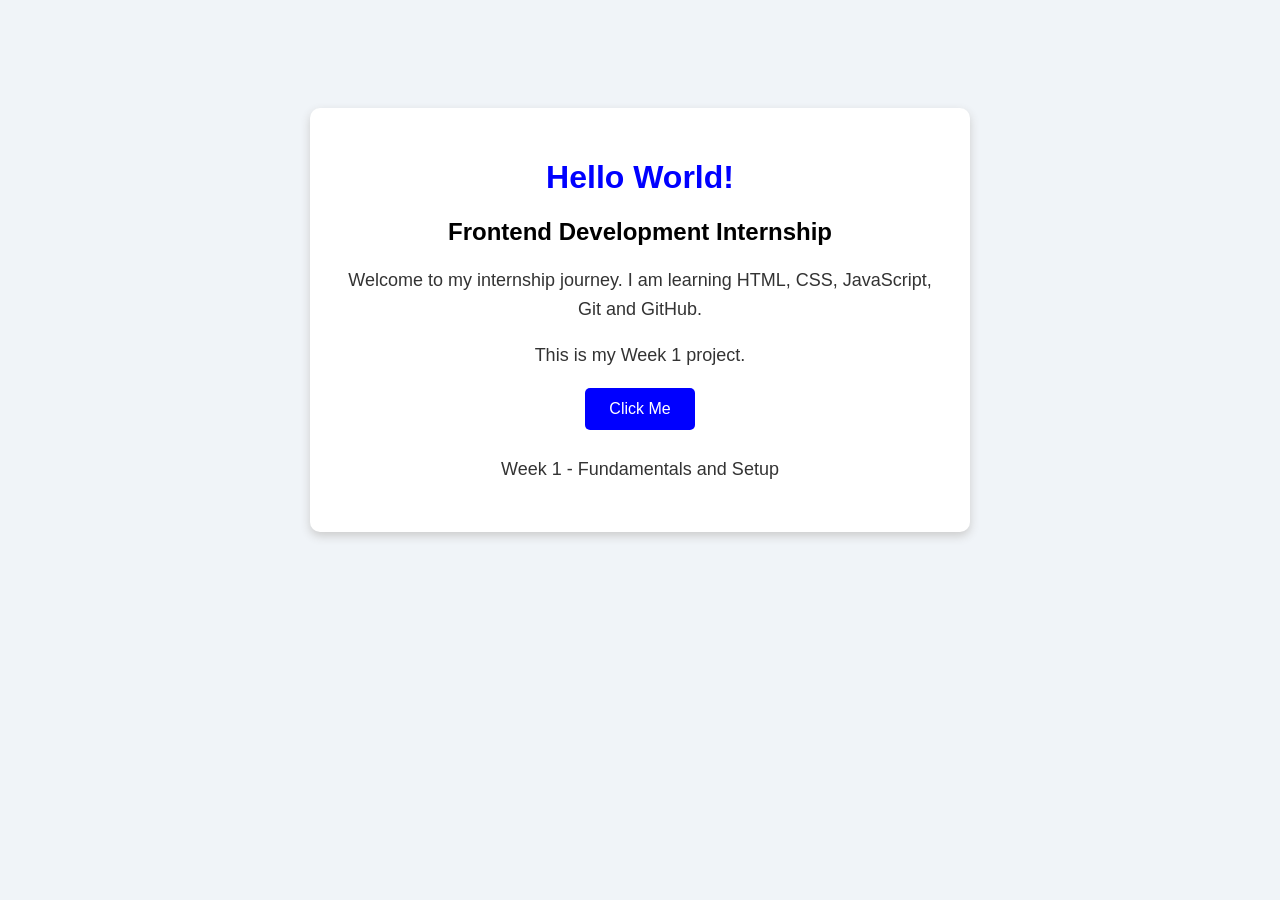
<file: week1/index.html>
<!DOCTYPE html>
<html lang="en">
<head>
    <meta charset="UTF-8">
    <meta name="viewport" content="width=device-width, initial-scale=1.0">

    <title>Week 1 - Frontend Internship</title>

    <style>
        body {
            font-family: Arial, sans-serif;
            background-color: #f0f4f8;
            text-align: center;
            padding: 50px 20px;
        }

        .container {
            background-color: white;
            max-width: 600px;
            margin: 50px auto;
            padding: 30px;
            border-radius: 10px;
            box-shadow: 0 4px 10px #cccccc;
        }

        h1 {
            color: blue;
        }

        p {
            color: #333333;
            font-size: 18px;
            line-height: 1.6;
        }

        button {
            background-color: blue;
            color: white;
            padding: 12px 24px;
            border: none;
            border-radius: 5px;
            cursor: pointer;
            font-size: 16px;
        }

        button:hover {
            background-color: darkblue;
        }

        footer {
            margin-top: 25px;
            color: gray;
        }
    </style>
</head>

<body>

    <div class="container">

        <h1>Hello World!</h1>

        <h2>Frontend Development Internship</h2>

        <p>
            Welcome to my internship journey.
            I am learning HTML, CSS, JavaScript,
            Git and GitHub.
        </p>

        <p id="message">
            This is my Week 1 project.
        </p>

        <button onclick="showMessage()">
            Click Me
        </button>

        <footer>
            <p>Week 1 - Fundamentals and Setup</p>
        </footer>

    </div>

    <script>
        function showMessage() {
            document.getElementById("message").innerText =
                "Hello! My Week 1 project is working successfully.";
        }
    </script>

</body>
</html>
</file>
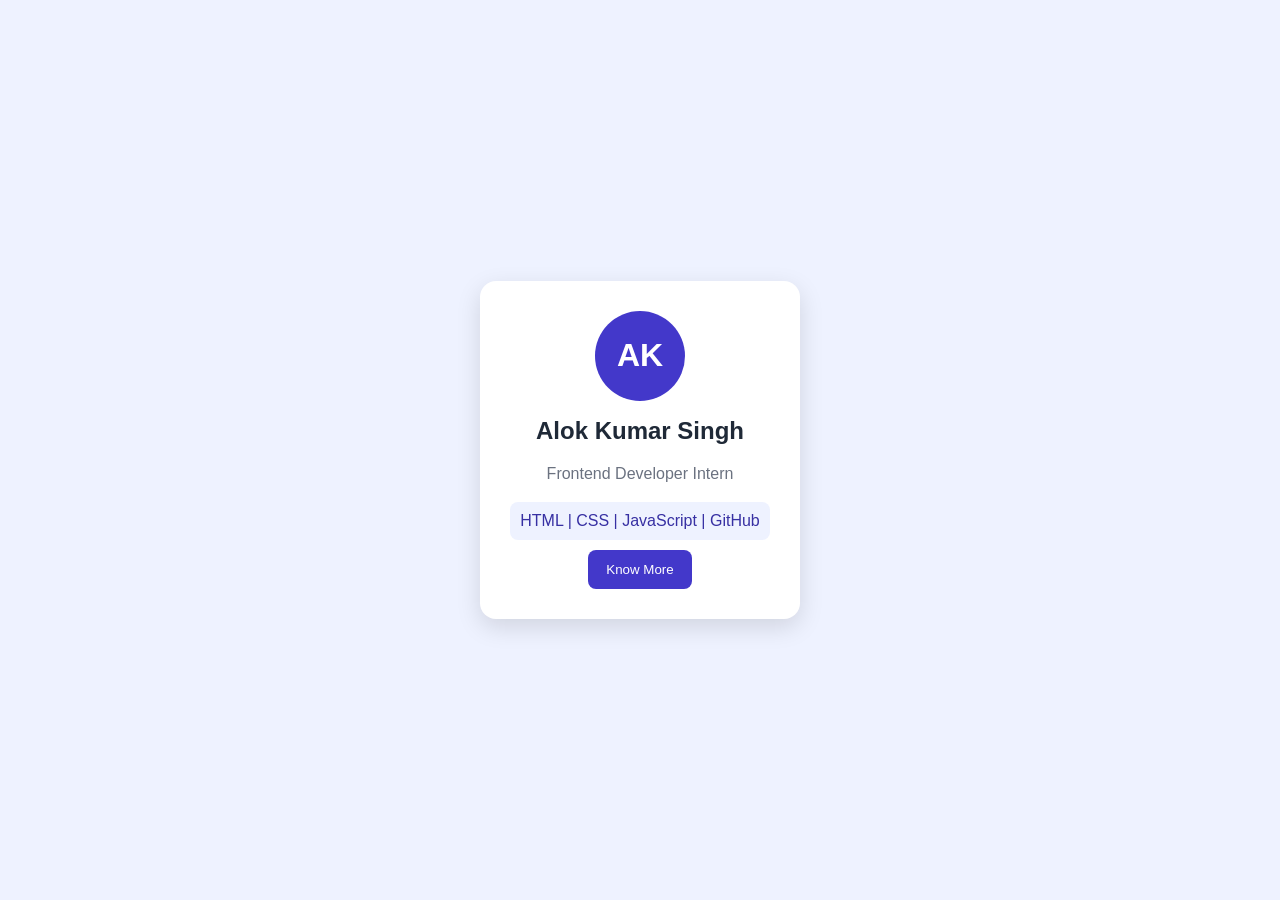
<file: week2/index.html>
<!DOCTYPE html>
<html lang="en">
<head>
    <meta charset="UTF-8">
    <meta name="viewport" content="width=device-width, initial-scale=1.0">
    <title>Week 2 - Profile Card</title>

    <style>
        * {
            box-sizing: border-box;
        }

        body {
            margin: 0;
            font-family: Arial, sans-serif;
            background: #eef2ff;
            min-height: 100vh;
            display: flex;
            justify-content: center;
            align-items: center;
        }

        .card {
            background: white;
            width: 320px;
            padding: 30px;
            text-align: center;
            border-radius: 16px;
            box-shadow: 0 8px 25px #00000020;
        }

        .avatar {
            width: 90px;
            height: 90px;
            margin: auto;
            border-radius: 50%;
            background: #4338ca;
            color: white;
            display: flex;
            justify-content: center;
            align-items: center;
            font-size: 32px;
            font-weight: bold;
        }

        h1 {
            color: #1f2937;
            font-size: 24px;
        }

        p {
            color: #6b7280;
            line-height: 1.6;
        }

        .skills {
            background: #eef2ff;
            padding: 10px;
            border-radius: 8px;
            color: #3730a3;
        }

        button {
            background: #4338ca;
            color: white;
            padding: 12px 18px;
            border: none;
            border-radius: 8px;
            cursor: pointer;
            margin-top: 10px;
        }

        button:hover {
            background: #312e81;
        }

        #extra {
            display: none;
        }
    </style>
</head>

<body>

    <div class="card">
        <div class="avatar">AK</div>

        <h1>Alok Kumar Singh</h1>

        <p>Frontend Developer Intern</p>

        <div class="skills">
            HTML | CSS | JavaScript | GitHub
        </div>

        <p id="extra">
            I am learning frontend development and building
            projects to improve my programming skills.
        </p>

        <button onclick="toggleInfo()" id="infoButton">
            Know More
        </button>
    </div>

    <script>
        function toggleInfo() {
            const extra = document.getElementById("extra");
            const button = document.getElementById("infoButton");

            if (extra.style.display === "block") {
                extra.style.display = "none";
                button.innerText = "Know More";
            } else {
                extra.style.display = "block";
                button.innerText = "Show Less";
            }
        }
    </script>

</body>
</html>
</file>
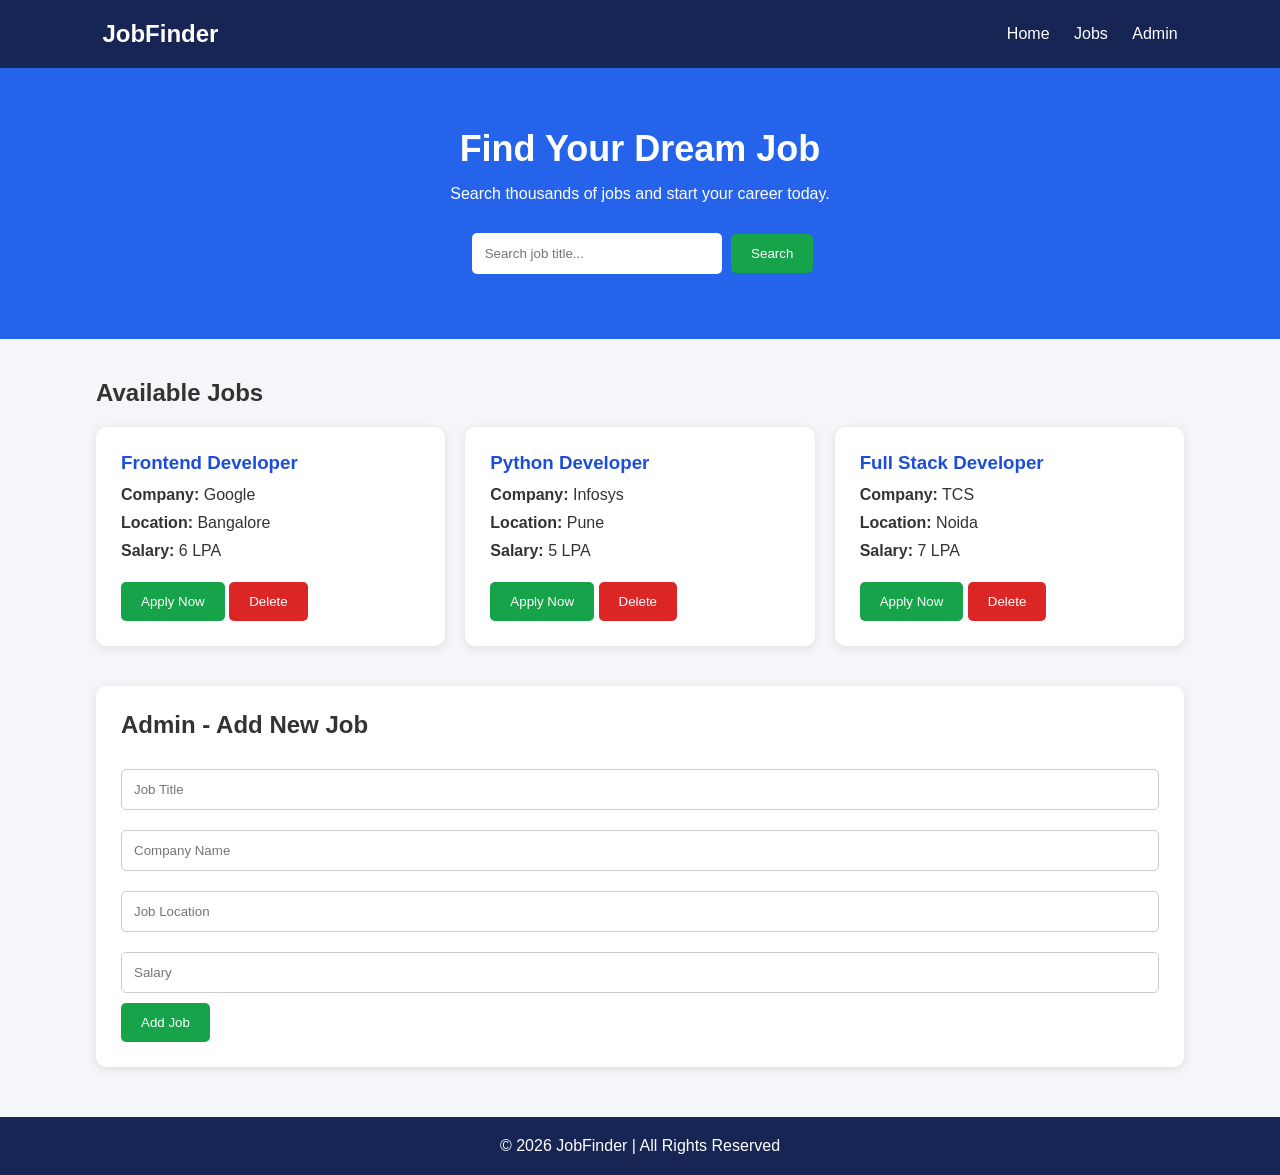
<file: week3/app.html>
<!DOCTYPE html>
<html lang="en">
<head>
    <meta charset="UTF-8">
    <meta name="viewport" content="width=device-width, initial-scale=1.0">
    <title>Job Portal Website</title>

    <style>
        * {
            margin: 0;
            padding: 0;
            box-sizing: border-box;
            font-family: Arial, sans-serif;
        }

        body {
            background: #f4f6f9;
            color: #333;
        }

        header {
            background: #172554;
            color: white;
            padding: 20px 8%;
            display: flex;
            justify-content: space-between;
            align-items: center;
        }

        header h2 {
            color: #fff;
        }

        nav a {
            color: white;
            text-decoration: none;
            margin-left: 20px;
        }

        .hero {
            background: #2563eb;
            color: white;
            text-align: center;
            padding: 60px 20px;
        }

        .hero h1 {
            font-size: 36px;
            margin-bottom: 15px;
        }

        .search-box {
            margin-top: 25px;
        }

        .search-box input {
            padding: 13px;
            width: 250px;
            border: none;
            border-radius: 5px;
            margin: 5px;
        }

        button {
            padding: 12px 20px;
            background: #16a34a;
            color: white;
            border: none;
            border-radius: 5px;
            cursor: pointer;
        }

        button:hover {
            background: #15803d;
        }

        .container {
            width: 85%;
            margin: 40px auto;
        }

        .container h2 {
            margin-bottom: 20px;
        }

        .jobs {
            display: grid;
            grid-template-columns: repeat(auto-fit, minmax(250px, 1fr));
            gap: 20px;
        }

        .job-card {
            background: white;
            padding: 25px;
            border-radius: 10px;
            box-shadow: 0 2px 10px #ddd;
        }

        .job-card h3 {
            color: #1d4ed8;
            margin-bottom: 12px;
        }

        .job-card p {
            margin: 10px 0;
        }

        .job-card button {
            margin-top: 12px;
        }

        .admin, .application {
            background: white;
            padding: 25px;
            border-radius: 10px;
            margin-top: 40px;
            box-shadow: 0 2px 10px #ddd;
        }

        .admin input, .application input {
            width: 100%;
            padding: 12px;
            margin: 10px 0;
            border: 1px solid #ccc;
            border-radius: 5px;
        }

        .application {
            display: none;
        }

        footer {
            background: #172554;
            color: white;
            text-align: center;
            padding: 20px;
            margin-top: 50px;
        }

        @media(max-width: 600px) {
            header {
                flex-direction: column;
                gap: 15px;
            }

            nav a {
                margin: 5px;
            }

            .hero h1 {
                font-size: 27px;
            }

            .search-box input {
                width: 90%;
            }
        }
    </style>
</head>

<body>

    <!-- HEADER -->
    <header>
        <h2>JobFinder</h2>

        <nav>
            <a href="#home">Home</a>
            <a href="#jobs">Jobs</a>
            <a href="#admin">Admin</a>
        </nav>
    </header>

    <!-- HERO SECTION -->
    <section class="hero" id="home">
        <h1>Find Your Dream Job</h1>
        <p>Search thousands of jobs and start your career today.</p>

        <div class="search-box">
            <input type="text" id="searchInput"
                   placeholder="Search job title...">

            <button onclick="searchJobs()">Search</button>
        </div>
    </section>

    <!-- JOB LIST -->
    <section class="container" id="jobs">
        <h2>Available Jobs</h2>
        <div class="jobs" id="jobList"></div>
    </section>

    <!-- APPLICATION FORM -->
    <section class="container application" id="application">
        <h2>Apply for Job</h2>

        <form id="applicationForm">
            <input type="text" id="applicantName"
                   placeholder="Your Name" required>

            <input type="email" id="applicantEmail"
                   placeholder="Your Email" required>

            <input type="text" id="applicantPhone"
                   placeholder="Your Phone Number" required>

            <input type="text" id="applicantResume"
                   placeholder="Resume Link (Optional)">

            <button type="submit">Submit Application</button>
            <button type="button" onclick="closeApplication()">
                Cancel
            </button>
        </form>
    </section>

    <!-- ADMIN SECTION -->
    <section class="container admin" id="admin">
        <h2>Admin - Add New Job</h2>

        <form id="jobForm">
            <input type="text" id="jobTitle"
                   placeholder="Job Title" required>

            <input type="text" id="company"
                   placeholder="Company Name" required>

            <input type="text" id="location"
                   placeholder="Job Location" required>

            <input type="text" id="salary"
                   placeholder="Salary" required>

            <button type="submit">Add Job</button>
        </form>
    </section>

    <!-- FOOTER -->
    <footer>
        <p>© 2026 JobFinder | All Rights Reserved</p>
    </footer>

    <script>
        // JOB DATA
        let jobs = [
            {
                id: 1,
                title: "Frontend Developer",
                company: "Google",
                location: "Bangalore",
                salary: "6 LPA"
            },
            {
                id: 2,
                title: "Python Developer",
                company: "Infosys",
                location: "Pune",
                salary: "5 LPA"
            },
            {
                id: 3,
                title: "Full Stack Developer",
                company: "TCS",
                location: "Noida",
                salary: "7 LPA"
            }
        ];

        let selectedJob = "";

        // DISPLAY JOBS
        function displayJobs(jobData) {
            const jobList = document.getElementById("jobList");

            jobList.innerHTML = "";

            if (jobData.length === 0) {
                jobList.innerHTML = "<p>No jobs found.</p>";
                return;
            }

            jobData.forEach(function(job) {
                jobList.innerHTML += `
                    <div class="job-card">
                        <h3>${job.title}</h3>
                        <p><b>Company:</b> ${job.company}</p>
                        <p><b>Location:</b> ${job.location}</p>
                        <p><b>Salary:</b> ${job.salary}</p>

                        <button onclick="applyJob(${job.id})">
                            Apply Now
                        </button>

                        <button onclick="deleteJob(${job.id})"
                                style="background:#dc2626">
                            Delete
                        </button>
                    </div>
                `;
            });
        }

        // SEARCH JOBS
        function searchJobs() {
            let search = document.getElementById("searchInput")
                .value.toLowerCase();

            let filteredJobs = jobs.filter(function(job) {
                return (
                    job.title.toLowerCase().includes(search) ||
                    job.company.toLowerCase().includes(search) ||
                    job.location.toLowerCase().includes(search)
                );
            });

            displayJobs(filteredJobs);
        }

        // APPLY FOR JOB
        function applyJob(jobId) {
            selectedJob = jobs.find(function(job) {
                return job.id === jobId;
            });

            if (!selectedJob) return;

            document.getElementById("application").style.display = "block";

            document.getElementById("application")
                .scrollIntoView({ behavior: "smooth" });
        }

        function closeApplication() {
            document.getElementById("application").style.display = "none";
        }

        // SUBMIT APPLICATION
        document.getElementById("applicationForm")
            .addEventListener("submit", function(event) {

            event.preventDefault();

            let name = document.getElementById("applicantName").value;
            let email = document.getElementById("applicantEmail").value;
            let phone = document.getElementById("applicantPhone").value;
            let resume = document.getElementById("applicantResume").value;

            let application = {
                job: selectedJob.title,
                name: name,
                email: email,
                phone: phone,
                resume: resume
            };

            console.log("Application:", application);

            alert("Application submitted successfully!");

            this.reset();
            closeApplication();
        });

        // ADD NEW JOB
        document.getElementById("jobForm")
            .addEventListener("submit", function(event) {

            event.preventDefault();

            let newJob = {
                id: Date.now(),
                title: document.getElementById("jobTitle").value,
                company: document.getElementById("company").value,
                location: document.getElementById("location").value,
                salary: document.getElementById("salary").value
            };

            jobs.push(newJob);

            displayJobs(jobs);

            alert("New job added successfully!");

            this.reset();
        });

        // DELETE JOB
        function deleteJob(jobId) {
            if (confirm("Are you sure you want to delete this job?")) {
                jobs = jobs.filter(function(job) {
                    return job.id !== jobId;
                });

                displayJobs(jobs);
            }
        }

        // INITIAL DISPLAY
        displayJobs(jobs);
    </script>

</body>
</html>
</file>
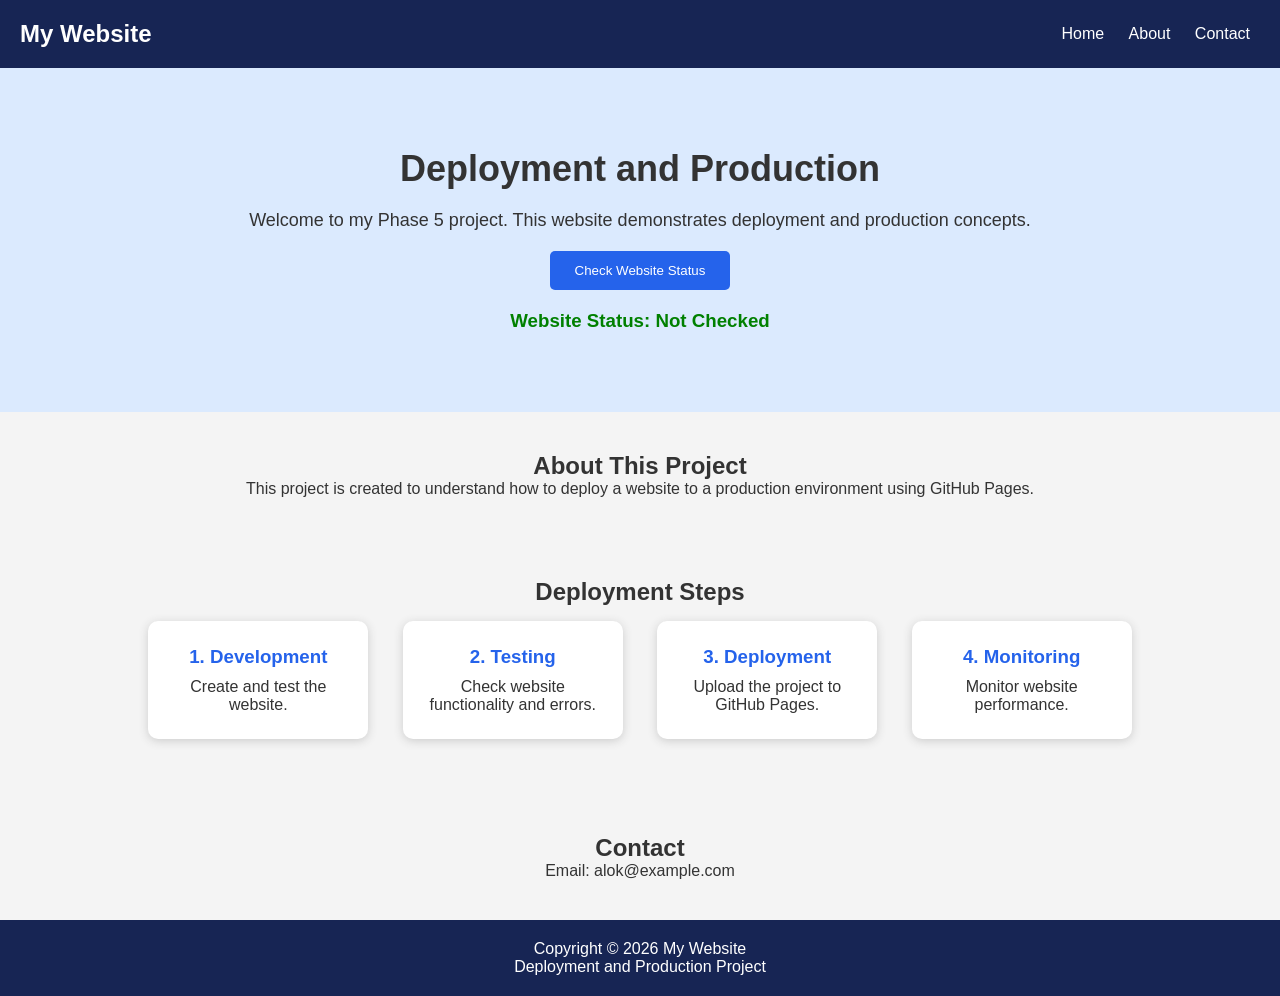
<file: week5/deployment.html>
<!DOCTYPE html>
<html lang="en">

<head>
    <meta charset="UTF-8">
    <meta name="viewport" content="width=device-width, initial-scale=1.0">

    <meta name="description" content="Deployment and Production Project">

    <title>Deployment and Production</title>

    <style>
        /* General Styling */
        * {
            margin: 0;
            padding: 0;
            box-sizing: border-box;
        }

        body {
            font-family: Arial, sans-serif;
            background-color: #f4f4f4;
            color: #333;
        }

        /* Header */
        header {
            background-color: #172554;
            color: white;
            padding: 20px;
            display: flex;
            justify-content: space-between;
            align-items: center;
        }

        nav a {
            color: white;
            text-decoration: none;
            margin: 10px;
        }

        /* Hero Section */
        .hero {
            text-align: center;
            padding: 80px 20px;
            background-color: #dbeafe;
        }

        .hero h1 {
            font-size: 36px;
            margin-bottom: 20px;
        }

        .hero p {
            font-size: 18px;
            margin-bottom: 20px;
        }

        button {
            background-color: #2563eb;
            color: white;
            border: none;
            padding: 12px 25px;
            border-radius: 5px;
            cursor: pointer;
        }

        button:hover {
            background-color: #1e40af;
        }

        #status {
            margin-top: 20px;
            color: green;
        }

        /* About Section */
        .about,
        .contact {
            text-align: center;
            padding: 40px 20px;
        }

        /* Deployment Steps */
        .steps {
            text-align: center;
            padding: 40px 20px;
        }

        .step-box {
            display: inline-block;
            background-color: white;
            padding: 25px;
            margin: 15px;
            width: 220px;
            border-radius: 10px;
            box-shadow: 0 2px 10px #ccc;
        }

        .step-box h3 {
            color: #2563eb;
            margin-bottom: 10px;
        }

        /* Footer */
        footer {
            background-color: #172554;
            color: white;
            text-align: center;
            padding: 20px;
        }

        /* Responsive Design */
        @media (max-width: 600px) {

            header {
                flex-direction: column;
                gap: 15px;
            }

            .hero h1 {
                font-size: 26px;
            }

            .step-box {
                width: 90%;
            }
        }
    </style>

</head>

<body>

    <!-- Header -->
    <header>

        <h2>My Website</h2>

        <nav>
            <a href="#home">Home</a>
            <a href="#about">About</a>
            <a href="#contact">Contact</a>
        </nav>

    </header>

    <!-- Home Section -->
    <section class="hero" id="home">

        <h1>Deployment and Production</h1>

        <p>
            Welcome to my Phase 5 project.
            This website demonstrates deployment
            and production concepts.
        </p>

        <button onclick="checkStatus()">
            Check Website Status
        </button>

        <h3 id="status">
            Website Status: Not Checked
        </h3>

    </section>

    <!-- About Section -->
    <section class="about" id="about">

        <h2>About This Project</h2>

        <p>
            This project is created to understand
            how to deploy a website to a production
            environment using GitHub Pages.
        </p>

    </section>

    <!-- Deployment Steps -->
    <section class="steps">

        <h2>Deployment Steps</h2>

        <div class="step-box">

            <h3>1. Development</h3>

            <p>
                Create and test the website.
            </p>

        </div>

        <div class="step-box">

            <h3>2. Testing</h3>

            <p>
                Check website functionality and errors.
            </p>

        </div>

        <div class="step-box">

            <h3>3. Deployment</h3>

            <p>
                Upload the project to GitHub Pages.
            </p>

        </div>

        <div class="step-box">

            <h3>4. Monitoring</h3>

            <p>
                Monitor website performance.
            </p>

        </div>

    </section>

    <!-- Contact Section -->
    <section class="contact" id="contact">

        <h2>Contact</h2>

        <p>Email: alok@example.com</p>

    </section>

    <!-- Footer -->
    <footer>

        <p>
            Copyright &copy; 2026 My Website
        </p>

        <p>
            Deployment and Production Project
        </p>

    </footer>

    <!-- JavaScript -->
    <script>

        function checkStatus() {

            document.getElementById("status").innerHTML =
                "Website Status: Running Successfully!";

        }

    </script>

</body>

</html>
</file>
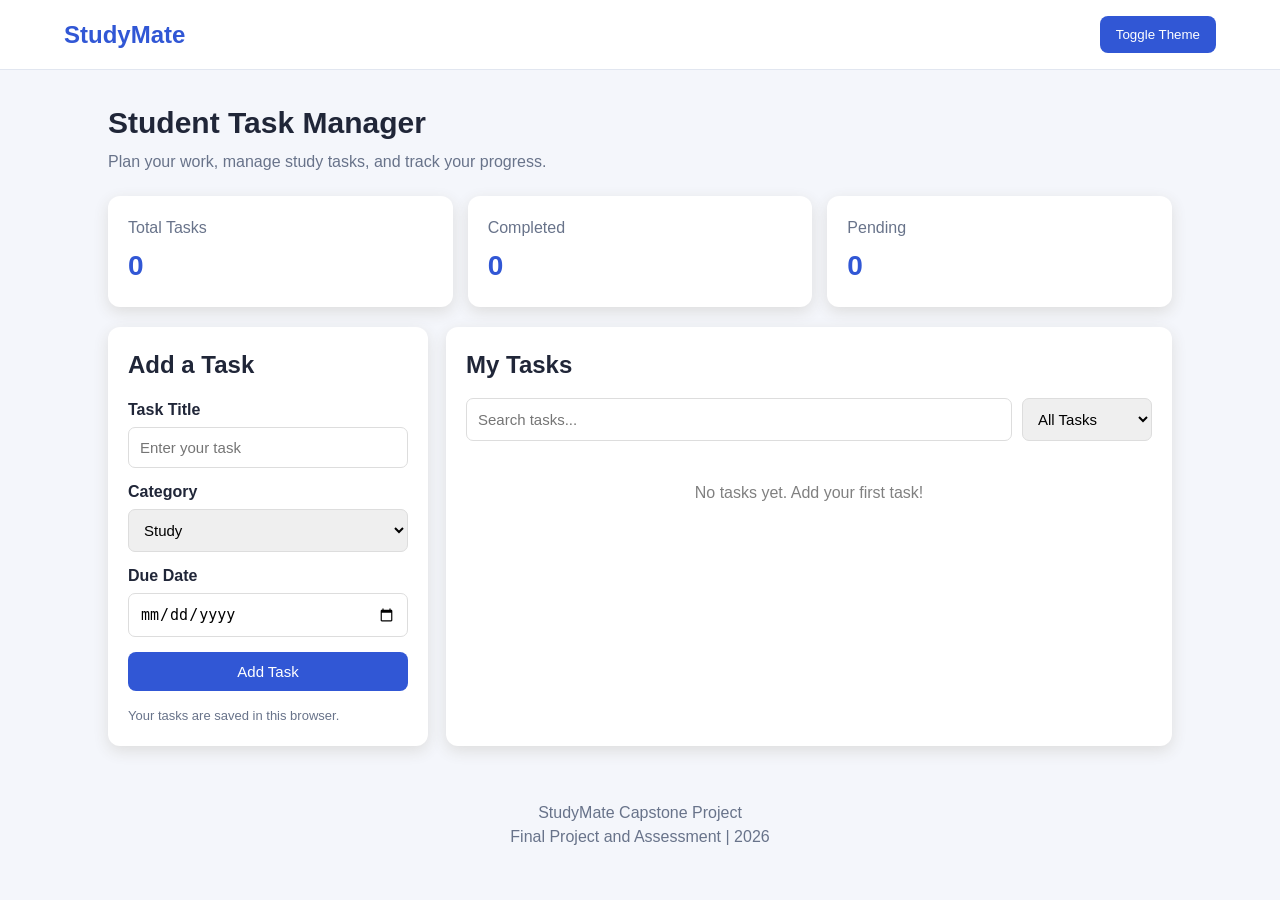
<file: week6/final_project.html>
<!DOCTYPE html>
<html lang="en">

<head>
    <meta charset="UTF-8">
    <meta name="viewport" content="width=device-width, initial-scale=1.0">

    <meta name="description" content="Student Task Manager - StudyMate">

    <title>StudyMate - Student Task Manager</title>

    <style>
        /* General Styling */

        * {
            margin: 0;
            padding: 0;
            box-sizing: border-box;
        }

        body {
            font-family: Arial, sans-serif;
            background-color: #f4f6fb;
            color: #202638;
            line-height: 1.5;
        }

        /* Header */

        header {
            background-color: white;
            border-bottom: 1px solid #e1e6f0;
            padding: 16px 5%;
            display: flex;
            justify-content: space-between;
            align-items: center;
        }

        .brand {
            font-size: 24px;
            font-weight: bold;
            color: #3157d5;
        }

        button {
            cursor: pointer;
        }

        #themeButton,
        .primary-btn {
            background-color: #3157d5;
            color: white;
            border: none;
            padding: 11px 16px;
            border-radius: 8px;
        }

        /* Main Section */

        main {
            max-width: 1100px;
            margin: 30px auto;
            padding: 0 18px;
        }

        .intro {
            margin-bottom: 22px;
        }

        .intro h1 {
            font-size: 30px;
            margin-bottom: 5px;
        }

        .muted {
            color: #68738a;
        }

        /* Statistics */

        .stats {
            display: grid;
            grid-template-columns: repeat(3, 1fr);
            gap: 15px;
            margin: 20px 0;
        }

        .stat {
            background-color: white;
            padding: 20px;
            border-radius: 12px;
            box-shadow: 0 5px 15px #ddd;
        }

        .stat strong {
            display: block;
            font-size: 28px;
            margin-top: 5px;
            color: #3157d5;
        }

        /* Layout */

        .layout {
            display: grid;
            grid-template-columns: 320px 1fr;
            gap: 18px;
        }

        .panel {
            background-color: white;
            padding: 20px;
            border-radius: 12px;
            box-shadow: 0 5px 15px #ddd;
        }

        h2 {
            margin-bottom: 15px;
        }

        /* Form */

        label {
            display: block;
            margin: 12px 0 5px;
            font-weight: bold;
        }

        input,
        select {
            width: 100%;
            padding: 11px;
            border: 1px solid #ddd;
            border-radius: 7px;
            font-size: 15px;
        }

        .form-actions {
            margin-top: 15px;
        }

        .primary-btn {
            width: 100%;
            font-size: 15px;
        }

        /* Task Tools */

        .task-tools {
            display: flex;
            gap: 10px;
            margin-bottom: 15px;
        }

        .task-tools input {
            flex: 1;
            min-width: 0;
        }

        .task-tools select {
            width: 130px;
        }

        /* Task List */

        .task-list {
            display: grid;
            gap: 10px;
        }

        .task {
            display: flex;
            justify-content: space-between;
            align-items: center;
            gap: 12px;
            padding: 13px;
            border: 1px solid #e1e6f0;
            border-radius: 9px;
            background-color: white;
        }

        .task-info {
            min-width: 0;
        }

        .task-info strong {
            display: block;
            overflow-wrap: anywhere;
        }

        .task-meta {
            color: #68738a;
            font-size: 13px;
        }

        .task.done strong {
            text-decoration: line-through;
            color: gray;
        }

        .task-actions {
            display: flex;
            gap: 7px;
        }

        .small-btn {
            border: 1px solid #ddd;
            background-color: white;
            padding: 7px 9px;
            border-radius: 6px;
        }

        .delete {
            color: red;
        }

        .empty {
            text-align: center;
            padding: 25px;
            color: gray;
        }

        /* Footer */

        footer {
            text-align: center;
            padding: 25px;
            color: #68738a;
        }

        /* Dark Mode */

        body.dark {
            background-color: #111827;
            color: white;
        }

        body.dark header,
        body.dark .stat,
        body.dark .panel,
        body.dark .task {
            background-color: #1f2937;
            color: white;
        }

        body.dark input,
        body.dark select,
        body.dark .small-btn {
            background-color: #111827;
            color: white;
        }

        /* Responsive Design */

        @media (max-width: 760px) {

            .layout {
                grid-template-columns: 1fr;
            }

            .stats {
                grid-template-columns: 1fr;
            }

            header {
                padding: 14px 18px;
            }

            .intro h1 {
                font-size: 25px;
            }
        }

    </style>

</head>

<body>

    <!-- Header -->

    <header>

        <div class="brand">StudyMate</div>

        <button id="themeButton" type="button">
            Toggle Theme
        </button>

    </header>

    <!-- Main Section -->

    <main>

        <section class="intro">

            <h1>Student Task Manager</h1>

            <p class="muted">
                Plan your work, manage study tasks,
                and track your progress.
            </p>

        </section>

        <!-- Statistics -->

        <section class="stats">

            <div class="stat">
                <span class="muted">Total Tasks</span>
                <strong id="totalCount">0</strong>
            </div>

            <div class="stat">
                <span class="muted">Completed</span>
                <strong id="completedCount">0</strong>
            </div>

            <div class="stat">
                <span class="muted">Pending</span>
                <strong id="pendingCount">0</strong>
            </div>

        </section>

        <!-- Main Layout -->

        <div class="layout">

            <!-- Add Task Form -->

            <section class="panel">

                <h2>Add a Task</h2>

                <form id="taskForm">

                    <label for="taskTitle">
                        Task Title
                    </label>

                    <input
                        type="text"
                        id="taskTitle"
                        maxlength="80"
                        placeholder="Enter your task"
                        required
                    >

                    <label for="taskCategory">
                        Category
                    </label>

                    <select id="taskCategory">

                        <option>Study</option>

                        <option>Project</option>

                        <option>Interview Preparation</option>

                        <option>Personal</option>

                    </select>

                    <label for="taskDue">
                        Due Date
                    </label>

                    <input
                        type="date"
                        id="taskDue"
                    >

                    <div class="form-actions">

                        <button
                            type="submit"
                            class="primary-btn"
                        >
                            Add Task
                        </button>

                    </div>

                </form>

                <p class="muted" style="font-size:13px; margin-top:15px;">

                    Your tasks are saved in this browser.

                </p>

            </section>

            <!-- Task List -->

            <section class="panel">

                <h2>My Tasks</h2>

                <div class="task-tools">

                    <input
                        type="search"
                        id="searchInput"
                        placeholder="Search tasks..."
                    >

                    <select id="filterSelect">

                        <option value="all">All Tasks</option>

                        <option value="pending">Pending</option>

                        <option value="completed">Completed</option>

                    </select>

                </div>

                <div id="taskList" class="task-list"></div>

            </section>

        </div>

    </main>

    <!-- Footer -->

    <footer>

        <p>
            StudyMate Capstone Project
        </p>

        <p>
            Final Project and Assessment | 2026
        </p>

    </footer>

    <!-- JavaScript -->

    <script>

        // Get HTML Elements

        const form = document.getElementById("taskForm");

        const titleInput = document.getElementById("taskTitle");

        const categoryInput = document.getElementById("taskCategory");

        const dueInput = document.getElementById("taskDue");

        const taskList = document.getElementById("taskList");

        const searchInput = document.getElementById("searchInput");

        const filterSelect = document.getElementById("filterSelect");


        // Load Tasks From Local Storage

        let tasks = [];

        try {

            tasks = JSON.parse(
                localStorage.getItem("studymate_tasks")
            ) || [];

            if (!Array.isArray(tasks)) {
                tasks = [];
            }

        } catch (error) {

            tasks = [];

        }


        // Save Tasks

        function saveTasks() {

            localStorage.setItem(
                "studymate_tasks",
                JSON.stringify(tasks)
            );

        }


        // Update Statistics

        function updateStats() {

            const completed = tasks.filter(
                task => task.completed
            ).length;

            document.getElementById("totalCount").textContent =
                tasks.length;

            document.getElementById("completedCount").textContent =
                completed;

            document.getElementById("pendingCount").textContent =
                tasks.length - completed;

        }


        // Display Tasks

        function renderTasks() {

            const search = searchInput.value.toLowerCase().trim();

            const filter = filterSelect.value;

            const visibleTasks = tasks.filter(task => {

                const matchesSearch =
                    task.title.toLowerCase().includes(search) ||
                    task.category.toLowerCase().includes(search);

                const matchesFilter =
                    filter === "all" ||
                    (filter === "completed" && task.completed) ||
                    (filter === "pending" && !task.completed);

                return matchesSearch && matchesFilter;

            });


            taskList.replaceChildren();


            if (visibleTasks.length === 0) {

                const empty = document.createElement("p");

                empty.className = "empty";

                empty.textContent = tasks.length
                    ? "No matching tasks found."
                    : "No tasks yet. Add your first task!";

                taskList.appendChild(empty);

            }


            visibleTasks.forEach(task => {

                const item = document.createElement("article");

                item.className = "task" +
                    (task.completed ? " done" : "");


                const info = document.createElement("div");

                info.className = "task-info";


                const title = document.createElement("strong");

                title.textContent = task.title;


                const meta = document.createElement("span");

                meta.className = "task-meta";

                meta.textContent = task.category +
                    (task.dueDate ? " • Due: " + task.dueDate : "");


                info.append(title, meta);


                // Task Buttons

                const actions = document.createElement("div");

                actions.className = "task-actions";


                // Complete Button

                const toggle = document.createElement("button");

                toggle.className = "small-btn";

                toggle.type = "button";

                toggle.textContent = task.completed ? "Undo" : "Done";


                toggle.addEventListener("click", () => {

                    tasks = tasks.map(current => {

                        return current.id === task.id
                            ? {
                                ...current,
                                completed: !current.completed
                            }
                            : current;

                    });

                    saveTasks();

                    renderTasks();

                });


                // Delete Button

                const remove = document.createElement("button");

                remove.className = "small-btn delete";

                remove.type = "button";

                remove.textContent = "Delete";


                remove.addEventListener("click", () => {

                    if (confirm("Delete this task?")) {

                        tasks = tasks.filter(
                            current => current.id !== task.id
                        );

                        saveTasks();

                        renderTasks();

                    }

                });


                actions.append(toggle, remove);

                item.append(info, actions);

                taskList.appendChild(item);

            });


            updateStats();

        }


        // Add New Task

        form.addEventListener("submit", function(event) {

            event.preventDefault();

            const title = titleInput.value.trim();


            if (!title) {

                alert("Please enter a task title.");

                titleInput.focus();

                return;

            }


            const newTask = {

                id: Date.now().toString() +
                    Math.random().toString(16).slice(2),

                title: title,

                category: categoryInput.value,

                dueDate: dueInput.value,

                completed: false

            };


            tasks.unshift(newTask);

            saveTasks();

            form.reset();

            titleInput.focus();

            renderTasks();

        });


        // Search Tasks

        searchInput.addEventListener(
            "input",
            renderTasks
        );


        // Filter Tasks

        filterSelect.addEventListener(
            "change",
            renderTasks
        );


        // Dark Mode

        document.getElementById("themeButton")
            .addEventListener("click", function() {

                document.body.classList.toggle("dark");

                localStorage.setItem(
                    "studymate_dark",
                    document.body.classList.contains("dark")
                );

            });


        // Load Theme Preference

        if (localStorage.getItem("studymate_dark") === "true") {

            document.body.classList.add("dark");

        }


        // Initial Display

        renderTasks();

    </script>

</body>

</html>
</file>
